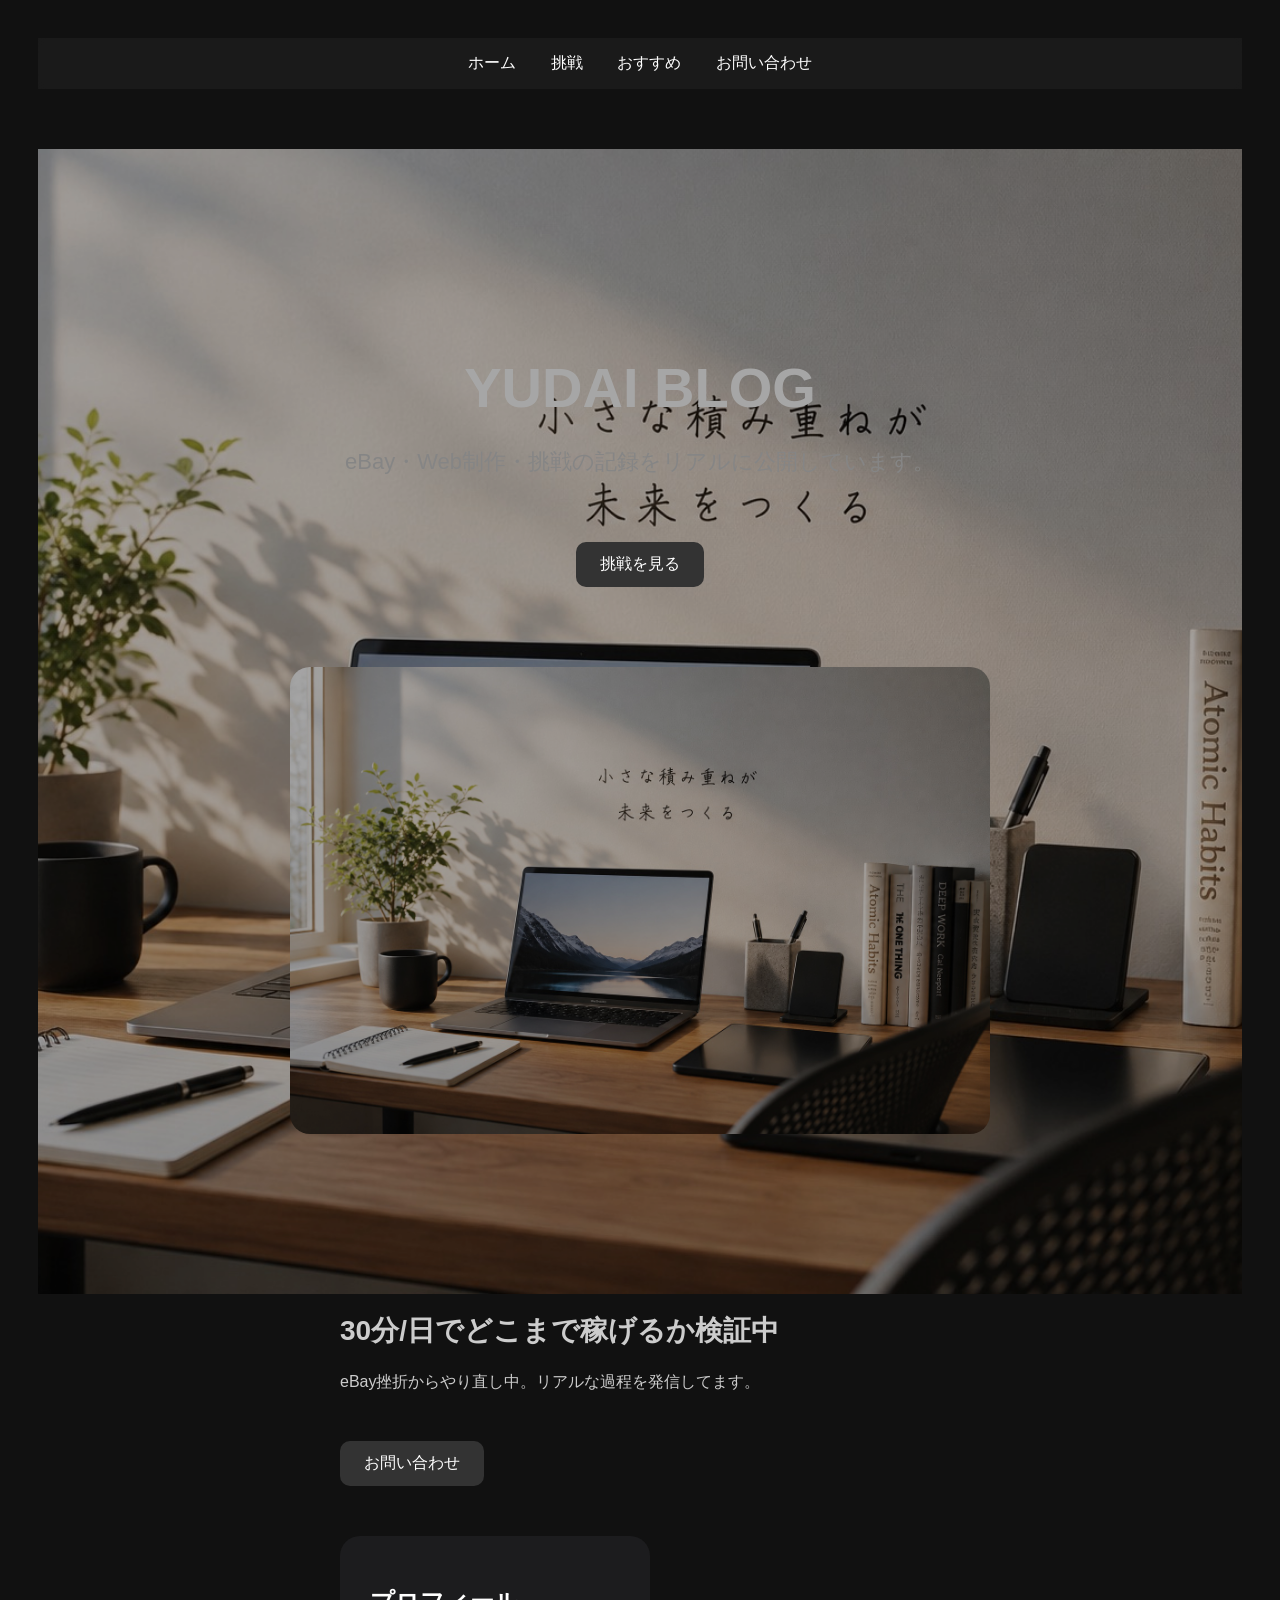
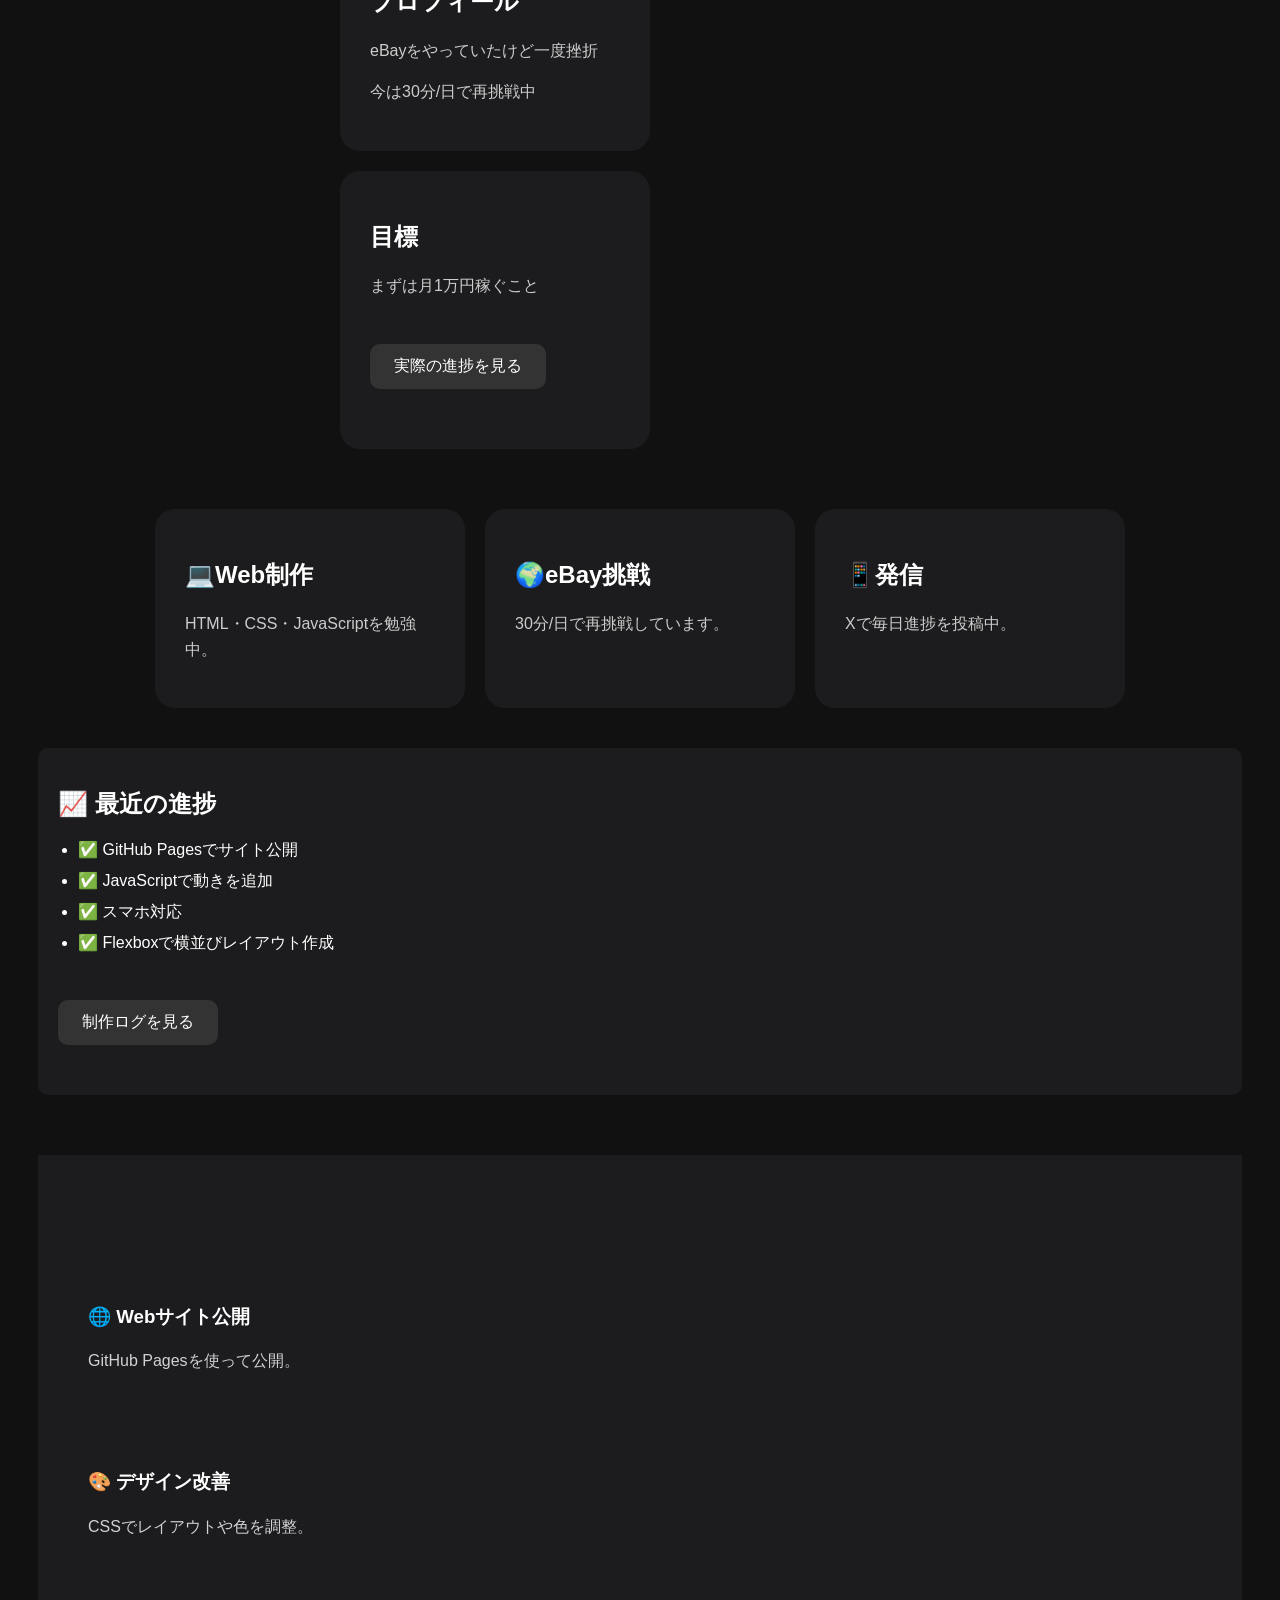
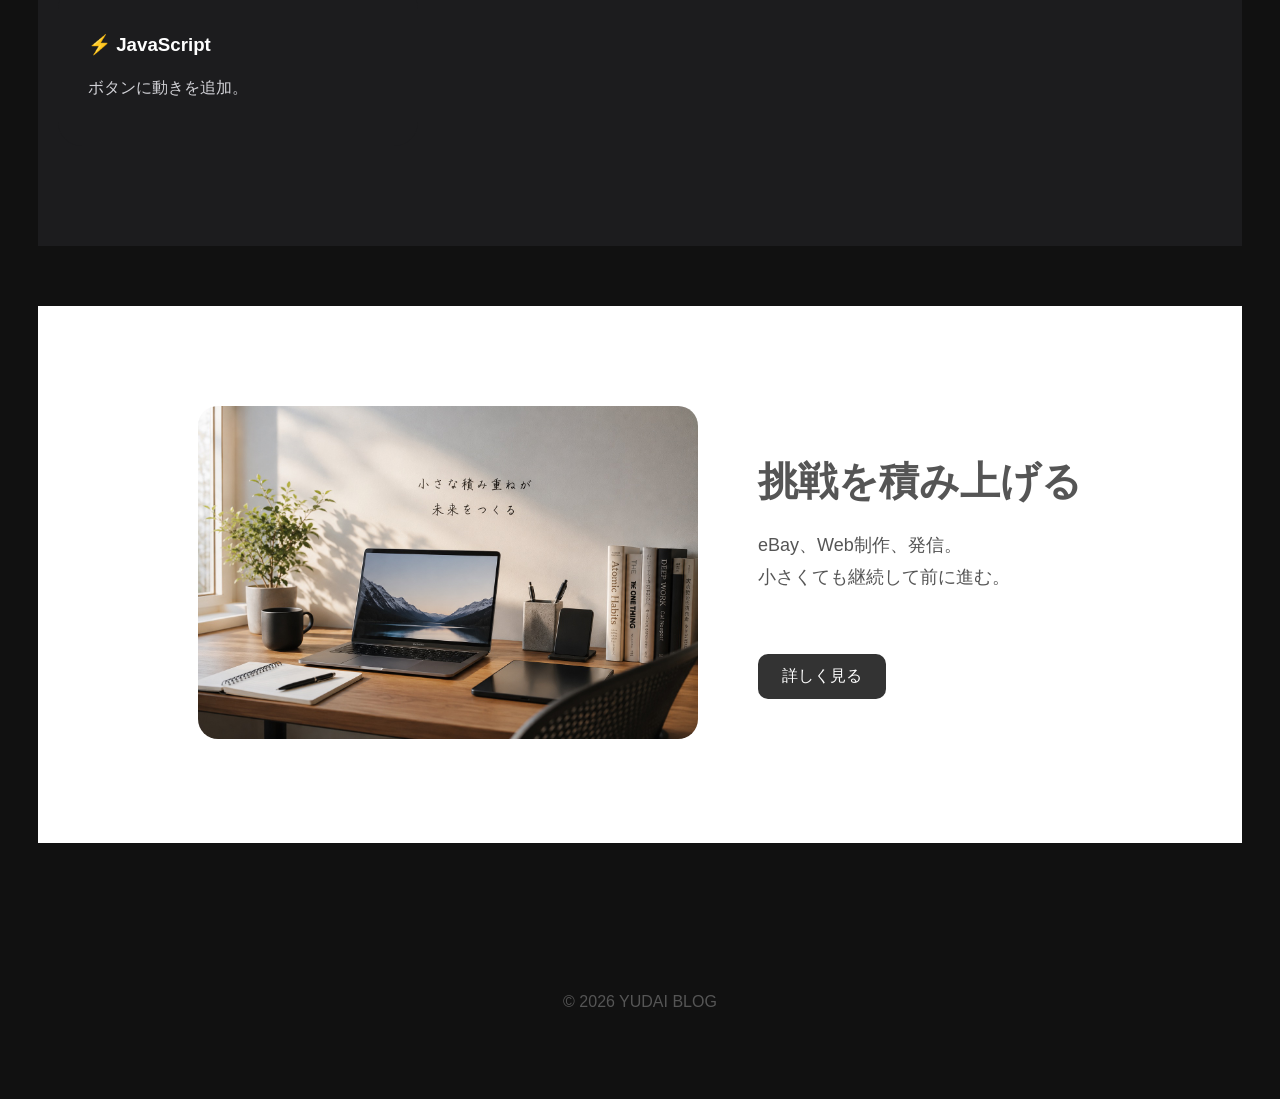
<file: index.html>
<!DOCTYPE html>
<html>
<head>
  <title>はじめてのサイト</title>
  <meta name="viewport" content="width=device-width, initial-scale=1.0">
  <link rel="stylesheet" href="style.css">
</head>
<body>
  <header>
   <nav>
     <div class="hamburger">☰</div>

     <div class="nav-links">
       <a href="index.html">ホーム</a>
       <a href="detail.html">挑戦</a>
       <a href="tools.html">おすすめ</a>
       <a href="contact.html">お問い合わせ</a>
     </div>
   </nav>
  </header> 

  <section class="apple-hero">

    <h1>YUDAI BLOG</h1>

    <p class="hero-subtitle">
      eBay・Web制作・挑戦の記録をリアルに公開しています。
    </p>

    <a href="detail.html" class="btn">
      挑戦を見る
    </a>

    <img src="profile.jpg" alt="プロフィール画像" class="apple-image fade-in">

  </section>
  
 <div class="container">
   <h1>30分/日でどこまで稼げるか検証中</h1>
   <p>eBay挫折からやり直し中。リアルな過程を発信してます。</p>
   <a href="contact.html" class="btn">お問い合わせ</a>

   <div class="card fade-up">
     <h2>プロフィール</h2>
     <p>eBayをやっていたけど一度挫折</p>
     <p>今は30分/日で再挑戦中</p>
   </div>

   <div class="card fade-up">
     <h2>目標</h2>
     <p>まずは月1万円稼ぐこと</p>
     <a href="detail.html" class="btn">実際の進捗を見る</a>
   </div>
 </div>
 <section class="cards section">

   <div class="card fade-up delay1">
     <h2>💻Web制作</h2>
     <p>HTML・CSS・JavaScriptを勉強中。</p>
   </div>

   <div class="card fade-up delay2">
     <h2>🌍eBay挑戦</h2>
     <p>30分/日で再挑戦しています。</p>
   </div>

   <div class="card fade-up delay3">
     <h2>📱発信</h2>
     <p>Xで毎日進捗を投稿中。</p>
   </div>
 </section>

 <section class="progress">
   <h2>📈 最近の進捗</h2>

   <ul>
     <li>✅ GitHub Pagesでサイト公開</li>
     <li>✅ JavaScriptで動きを追加</li>
     <li>✅ スマホ対応</li>
     <li>✅ Flexboxで横並びレイアウト作成</li>
   </ul>

   <div class="log-button">
     <a href="log.html" class="btn">
      制作ログを見る
     </a>
   </div>
 </section>

 <section class="works-section">

   <div class="work-card fade-up delay1">
     <h3>🌐 Webサイト公開</h3>
     <p>GitHub Pagesを使って公開。</p>
   </div>

   <div class="work-card fade-up delay2">
     <h3>🎨 デザイン改善</h3>
     <p>CSSでレイアウトや色を調整。</p>
   </div>

   <div class="work-card fade-up delay3">
     <h3>⚡ JavaScript</h3>
     <p>ボタンに動きを追加。</p>
   </div>
 </section>

 <section class="split-section fade-up">

   <div class="split-image">
     <img src="profile.jpg" alt="画像">
   </div>

   <div class="split-text">
     <h2>挑戦を積み上げる</h2>

     <p>
       eBay、Web制作、発信。<br>
       小さくても継続して前に進む。
     </p>

     <a href="detail.html" class="btn">
       詳しく見る
     </a>
   </div>

 </section>

 <script src="script.js"></script>

 <footer>
   <p>© 2026 YUDAI BLOG</p>
 </footer>
</body>
</html>
</file>
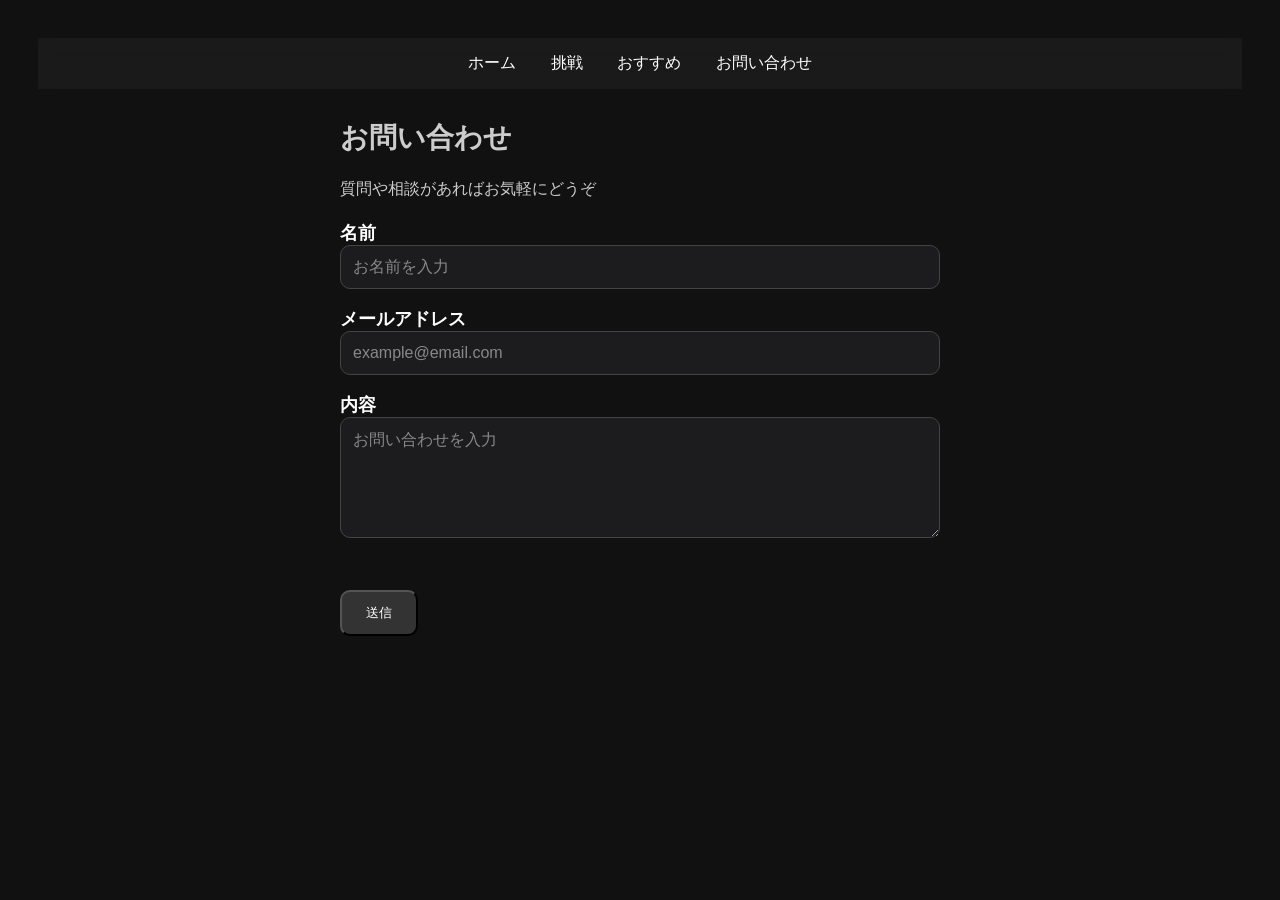
<file: contact.html>
<!DOCTYPE html>
<html>
<head>
  <title>お問い合わせ</title>
  <meta name="viewport" content="width=device-width, initial-scale=1.0">
  <link rel="stylesheet" href="style.css">
</head>
<body>
  <nav>
     <a href="index.html">ホーム</a>
     <a href="detail.html">挑戦</a>
     <a href="tools.html">おすすめ</a>
     <a href="contact.html">お問い合わせ</a>
  </nav>

  <div class="container">
     <h1>お問い合わせ</h1>

     <p>質問や相談があればお気軽にどうぞ</p>

     <form action="https://formspree.io/f/xykablge" method="POST">
         <label>名前</label><br>
         <input type="text" id="name" name="name" placeholder="お名前を入力"><br><br>

         <label>メールアドレス</label><br>
         <input type="email" id="email" name="email" placeholder="example@email.com"><br><br>

         <label>内容</label><br>
         <textarea id="message" rows="5" name="message" placeholder="お問い合わせを入力"></textarea><br><br>

         <button type="submit" class="btn">送信</button>
     </form>
  </div>
  <script src="script.js"></script>

</body>
</html>
</file>
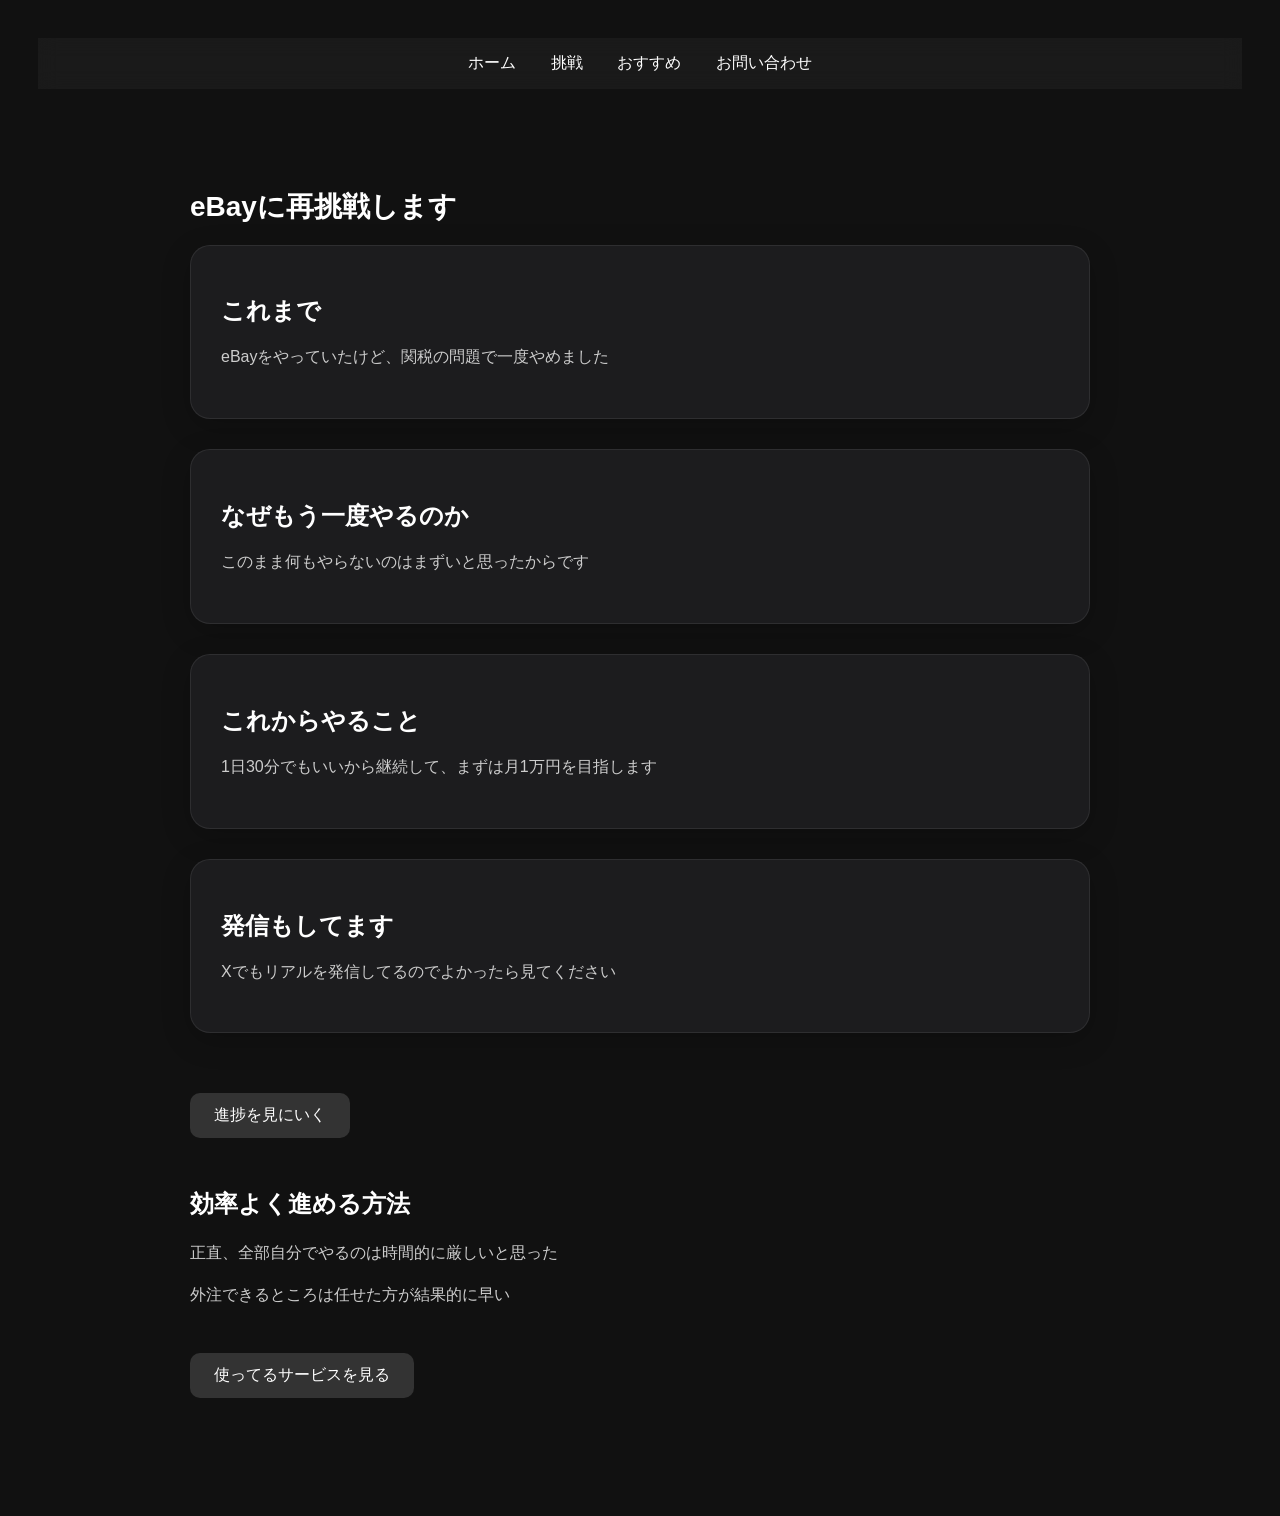
<file: detail.html>
<!DOCTYPE html>
<html>
<head>
  <title>ゆうだいの挑戦</title>
  <meta name="viewport" content="width=device-width, initial-scale=1.0">
  <link rel="stylesheet" href="style.css">
</head>
<body class="detail-page">
  <nav>
    <a href="index.html">ホーム</a>
    <a href="detail.html">挑戦</a>
    <a href="tools.html">おすすめ</a>
    <a href="contact.html">お問い合わせ</a>
  </nav>
  
 <div class="detail-container"> 
   <h1>eBayに再挑戦します</h1>

   <div class="story-card fade-up">
     <h2>これまで</h2>
     <p>eBayをやっていたけど、関税の問題で一度やめました</p>
   </div>

   <div class="story-card fade-up">
     <h2>なぜもう一度やるのか</h2>
     <p>このまま何もやらないのはまずいと思ったからです</p>
   </div>

   <div class="story-card fade-up">
     <h2>これからやること</h2>
     <p>1日30分でもいいから継続して、まずは月1万円を目指します</p>
   </div>

   <div class="story-card fade-up">
     <h2>発信もしてます</h2>
     <p>Xでもリアルを発信してるのでよかったら見てください</p>
   </div>

   <a href="https://x.com/@gadget_yuu" class="btn">進捗を見にいく</a>

   <h2>効率よく進める方法</h2>
   <p>正直、全部自分でやるのは時間的に厳しいと思った</p>
   <p>外注できるところは任せた方が結果的に早い</p>

   <a href="tools.html" class="btn">使ってるサービスを見る</a>
 </div> 

</body>
</html>
</file>
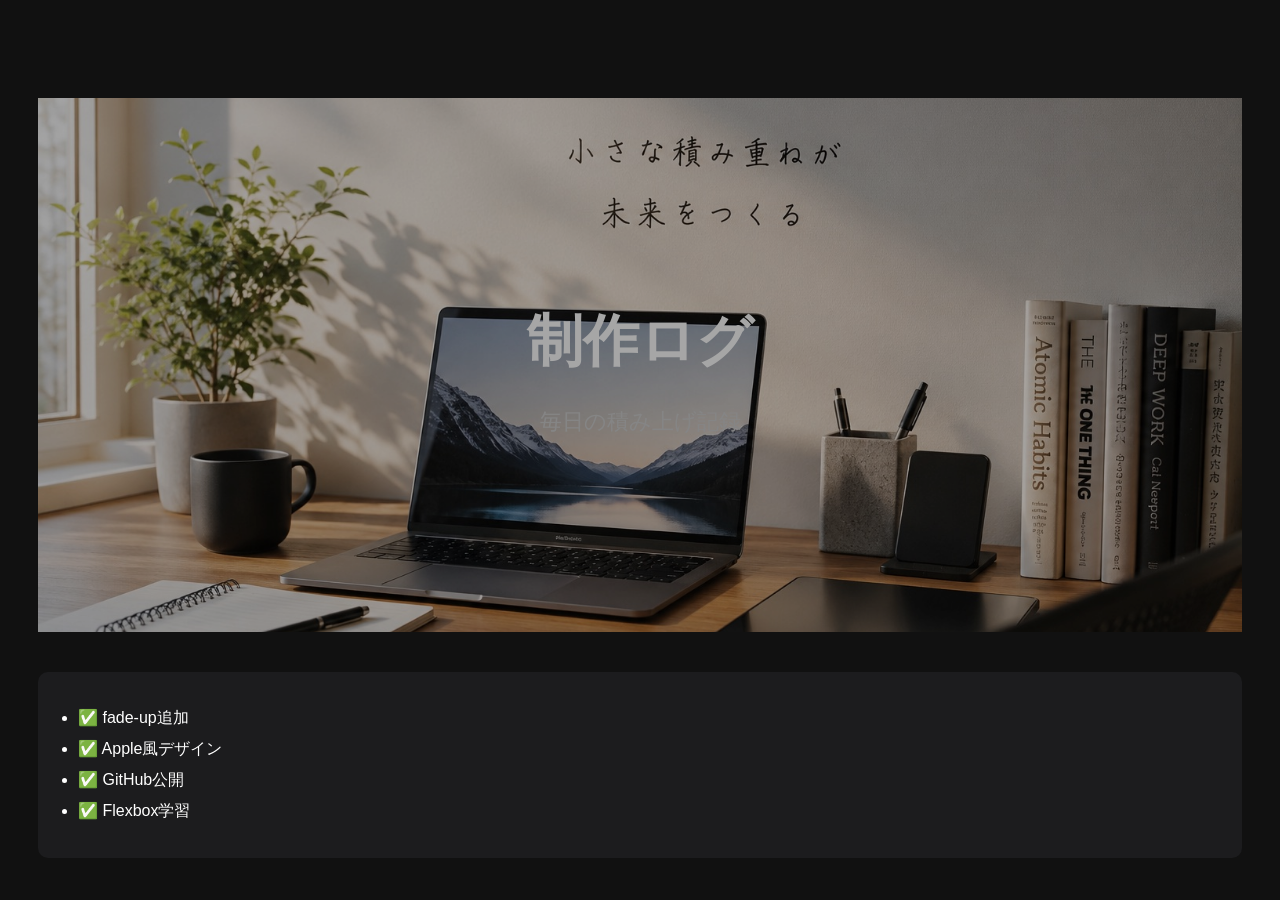
<file: log.html>
<!DOCTYPE html>
<html>
<head>
  <title>制作ログ</title>
  <link rel="stylesheet" href="style.css">
</head>

<body>

  <section class="apple-hero">
    <h1>制作ログ</h1>

    <p class="hero-subtitle">
      毎日の積み上げ記録
    </p>
  </section>

  <section class="progress">

    <ul>
      <li>✅ fade-up追加</li>
      <li>✅ Apple風デザイン</li>
      <li>✅ GitHub公開</li>
      <li>✅ Flexbox学習</li>
    </ul>

  </section>

</body>
</html>
</file>
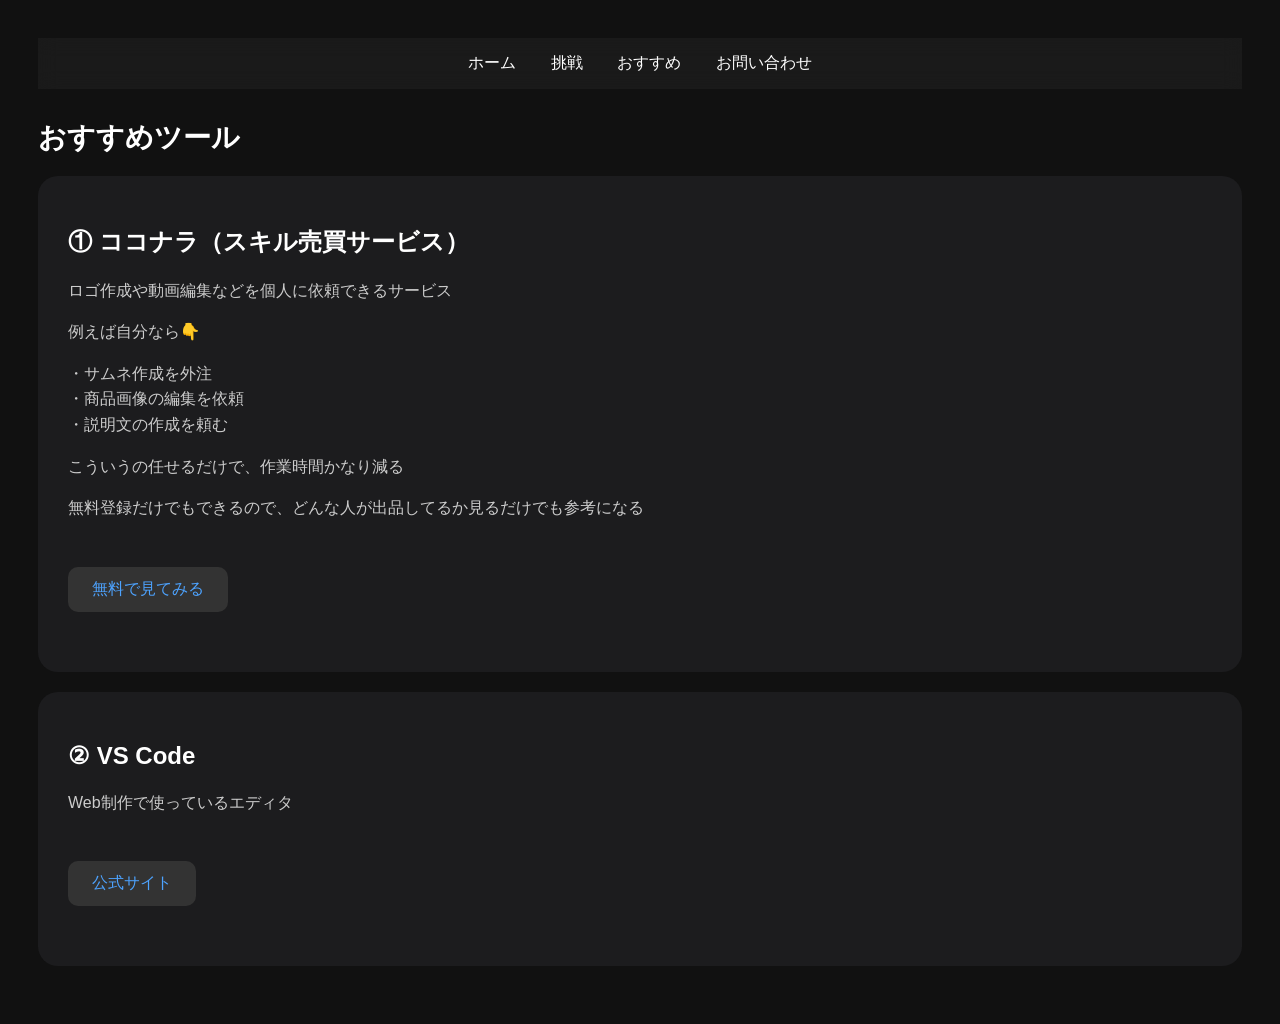
<file: tools.html>
<!DOCTYPE html>
<html>
<head>
  <title>おすすめツール</title>
  <meta name="viewport" content="width=device-width, initial-scale=1.0">
  <link rel="stylesheet" href="style.css">
</head>
<body class="tools-page">
  <nav>
    <a href="index.html">ホーム</a>
    <a href="detail.html">挑戦</a>
    <a href="tools.html">おすすめ</a>
    <a href="contact.html">お問い合わせ</a>
  </nav>
  <h1>おすすめツール</h1>

  <div class="tool-card fade-up">
    <h2>① ココナラ（スキル売買サービス）</h2>
    <p>ロゴ作成や動画編集などを個人に依頼できるサービス</p>

    <p>例えば自分なら👇</p>
    <p>・サムネ作成を外注<br>
    ・商品画像の編集を依頼<br>
    ・説明文の作成を頼む</p>

    <p>こういうの任せるだけで、作業時間かなり減る</p>

    <p>無料登録だけでもできるので、どんな人が出品してるか見るだけでも参考になる</p>

    <a href="https://px.a8.net/svt/ejp?a8mat=4B3IIM+GBMUUQ+2PEO+1HONMA" class="btn">無料で見てみる</a>
  </div>

  <div class="tool-card fade-up">
    <h2>② VS Code</h2>
    <p>Web制作で使っているエディタ</p>
    <a href="https://code.visualstudio.com/" target="_blank" class="btn">
        公式サイト
    </a>
  </div>
</body>
</html>
</file>
<file: style.css>
body {
  background-color: #111;
  font-family: Arial, sans-serif;
  padding: 30px;
}

h1 {
  color: #333;
  font-size: 28px;
}

h2 {
  color: #555;
}

p {
  color: #555;
  line-height: 1.6;
}
.container {
  max-width: 600px;
  margin: 0 auto;
}

.container h1 {
  color: #ccc;
}

.container p {
  color: #ccc;
}

.card {
  background-color: white;
  padding: 20px;
  margin-top: 20px;
  border-radius: 10px;
  transition: 0.3s;
}
.card:hover {
  transform: translateY(-5px);
}
.btn {
  display: inline-block;
  padding: 12px 24px;
  background-color: #333;
  color: white;
  text-decoration: none;
  border-radius: 10px;
  margin: 30px auto;
  transition: 0.3s;
}
.btn:hover {
  background-color: #555;
  transform: scale(1.05);
}
header {
  position: sticky;
  top: 0;
  z-index: 1000;
  background-color: rgba(20,20,20,0.8);
  backdrop-filter: blur(10px);
}

.hero h1 {
  color: white;
  margin: 0;
}
@media (max-width: 768px) {
  body {
    padding: 15px;
  }

  nav ul {
    gap: 20px;
    flex-wrap: wrap;
  }

  .container {
    width: 100%;
  }

  h1 {
    font-size: 32px;
  }

  h2 {
    font-size: 24px;
  }

  .work-card {
    width: 100%;
  }

  .hero-image {
    width: 100%;
    height: auto;
  }
  
  .split-section {
    flex-direction: column;
  }

  .split-text,
  .split-image {
    width: 100%;
  }

  .btn {
    display: block;
    text-align: center;
    width: 100%;
    box-sizing: border-box;
  }

  .hamburger {
    display: block;
  }

  .nav-links {
    display: none;
    flex-direction: column;
    gap: 20px;
    background: #111;
    position: absolute;
    top: 70px;
    right: 20px;
    padding: 20px;
    border-radius: 10px;
  }

  .nav-links.active {
    display: flex;
  }
}
input,
textarea {
  width: 100%;
  padding: 12px;
  border: 1px solid #444;
  border-radius: 10px;
  background-color: #1c1c1e;
  color: #ffffff;
  font-size: 16px;
  box-sizing: border-box;
}

input::placeholder,
textarea::placeholder {
  color: #888;
}

input:focus,
textarea:focus {
  outline: none;
  border-color: #0a84ff;
}

form {
  margin-top: 20px;
}
nav {
  background-color: #333;
  padding: 15px;
  text-align: center;
  margin-bottom: 30px;

  position: sticky;
  top: 0;
  z-index: 1000;
  background: rgba(30,30,30,0.7);
  backdrop-filter: blur(10px);
}

nav a {
  color: white;
  text-decoration: none;
  margin: 0 15px;
}

nav a:hover {
  color: #ddd;
}
.hero-image {
  width: 100%;
  max-width: 600px;
  border-radius: 10px;
  margin-top: 20px;
}
.hero {
  background-color: #333;
  padding: 40px 20px;
  text-align: center;
}
.hero-text {
  text-align: center;
  color: white;
  margin-top: 30px;
  line-height: 1.8;
}

.hero-text p {
  margin: 15px 0;
  color: #ddd;
}
.cards {
  display: flex;
  gap: 20px;
  justify-content: center;
  margin-top: 40px;
  flex-wrap: wrap;
}

.card {
  background-color: #1c1c1e;
  padding: 30px;
  width: 250px;
  border-radius: 20px;
  transition: 0.3s;
}

.card h2 {
  color: white;
}

.card p {
  color: #ccc;
}

.card:hover {
  transform: translateY(-8px);
  box-shadow: 0 10px 20px rgba(0,0,0,0.2);
}
.hero-text h2 {
  color: white;
}

.progress {
  background-color: white;
  padding: 20px;
  border-radius: 10px;
  margin-top: 40px;
}

.progress ul {
  padding-left: 20px;
}

.progress li {
  margin-bottom: 10px;
}

.works section{
  gap: 20px;
  margin-top: 40px;
  background-color: white;
}

.work-card {
  background-color: #1c1c1e;
  width: 300px;
  padding: 30px;
  border-radius: 24px;
  transition: 0.3s;
  color: white;
}

.work-card p {
  color: #d1d1d6;
}

.works-grid {
  display: flex;
  gap: 20px;
  justify-content: center;
  flex-wrap: wrap;
}

.work-card:hover {
  transform: translateY(-8px);
  transition: 0.3s;
}

footer {
  background-color: #111;
  color: #888;
  text-align: center;
  padding: 30px;
  margin-top: 100px;
}

section {
  margin-top: 60px;
}

.fade-up {
  opacity: 0;
  transform: translateY(40px);
  animation: fadeIn 1s ease forwards;
  transition: all 1s ease;
}

@keyframes fadeIn {
  to {
    opacity: 1;
    transform: translateY(0);
  }
}

fade-up.show{
  opacity: 1;
  transform: translateY(0)
}

.delay1 {
  animation-delay: 0.2s;
}

.delay2 {
  animation-delay: 0.4s;
}

.delay3 {
  animation-delay: 0.6s;
}

.apple-hero {
  background-color: #000;
  text-align: center;
  padding: 100px 20px;

  background-image: url("profile.jpg");
  background-size: cover;
  background-position: center;

  text-align: center;
  padding: 160px 20px;

  position: relative;
  z-index: 2;
}

.apple-hero::before {
  content: "";
  position: absolute;
  inset: 0;
  background: rgba(0,0,0,0.35);
  z-index: 1;
  pointer-events: none;
}

z.apple-hero * {
  position: relative;
  z-index: 2;
}

.apple-hero .btn {
  position: relative;
  z-index: 10;
}

.apple-hero h1 {
  color: white;
  font-size: 56px;
  margin-bottom: 20px;
}

.hero-subtitle {
  color: #ccc;
  font-size: 22px;
  line-height: 1.8;
  margin-bottom: 30px;
}

.apple-image {
  width: 100%;
  max-width: 700px;
  display: block;
  margin: 50px auto 0;
  border-radius: 20px;
}

.cards-section {
  background-color: #f5f5f7;
  padding: 100px 20px;
}

.split-section {
  display: flex;
  align-items: center;
  justify-content: center;
  gap: 60px;
  padding: 100px 20px;
  flex-wrap: wrap;
  background-color: white;
}

.split-image img {
  width: 100%;
  max-width: 500px;
  border-radius: 20px;
}

.split-text {
  max-width: 500px;
}

.split-text h2 {
  font-size: 40px;
  margin-bottom: 20px;
}

.split-text p {
  font-size: 18px;
  line-height: 1.8;
  margin-bottom: 30px;
  color: #555;
}

.glass {
  background: rgba(255, 255, 255, 0.1);
  backdrop-filter: blur(10px);
  border: 1px solid rgba(255, 255, 255, 0.2);
  box-shadow: 0 8px 32px rgba(0,0,0,0.2);
}

.progress,
.feature-card {
  background-color: #1c1c1e;
  color: white;
}

.progress p,
.feature-card p {
  color: #ccc;
}

.progress h2,
.feature-card h2 {
  color: white;
}

.card:hover,
.work-card:hover {
  transform: translateY(-10px);
  transition: 0.3s ease;
  box-shadow: 0 12px 30px rgba(0,0,0,0.3);
}

::-webkit-scrollbar {
  width: 10px;
}

::-webkit-scrollbar-track {
  background: #111;
}

::-webkit-scrollbar-thumb {
  background: #444;
  border-radius: 10px;
}

::-webkit-scrollbar-thumb:hover {
  background: #666;
}

.works-section {
  background-color: #1c1c1e;
  padding: 100px 20px;
}

.hamburger {
  display: none;
  font-size: 30px;
  cursor: pointer;
  color: white;
}

.hamburger.open {
  transform: rotate(90deg);
  transition: 0.3s;
}

.detail-page,
.tools-page {
  color: white;
}

.detail-page p,
.tools-page p {
  color: #cccccc;
}

.detail-page h1,
.detail-page h2,
.tools-page h1,
.tools-page h2 {
  color: white;
}

.story-card {
  background: #1c1c1e;
  padding: 30px;
  margin-bottom: 30px;
  border-radius: 20px;
  border: 1px solid rgba(255,255,255,0.08);
  box-shadow: 0 8px 30px rgba(0,0,0,0.2);
  transition: 0.3s;
}

.story-card:hover {
  transform: translateY(-8px);
  box-shadow: 0 10px 30px rgba(0,0,0,0.3);
}

.story-card h2 {
  color: white;
  margin-bottom: 15px;
}

.story-card p {
  color: #ccc;
  line-height: 1.8;
}

.detail-container {
  max-width: 900px;
  margin: 0 auto;
  padding: 50px 20px;
}

.tool-card {
  background: #1c1c1e;
  padding: 30px;
  border-radius: 20px;
  margin-bottom: 20px;
  transition: 0.3s;
}

.tool-card:hover {
  transform: translateY(-8px) scale(1.02);
}

.tool-card a {
  color: #4da3ff;
  text-decoration: none;
}

label {
  color: #ffffff;
  font-size: 18px;
  font-weight: 600;
}

.thanks-page {
  text-align: center;
  padding: 120px 20px;
}

.thanks-page h1 {
  font-size: 42px;
  margin-bottom: 20px;
}

.thanks-page p {
  font-size: 18px;
  color: #bdbdbd;
  line-height: 1.8;
  margin-bottom: 40px;
}
</file>
